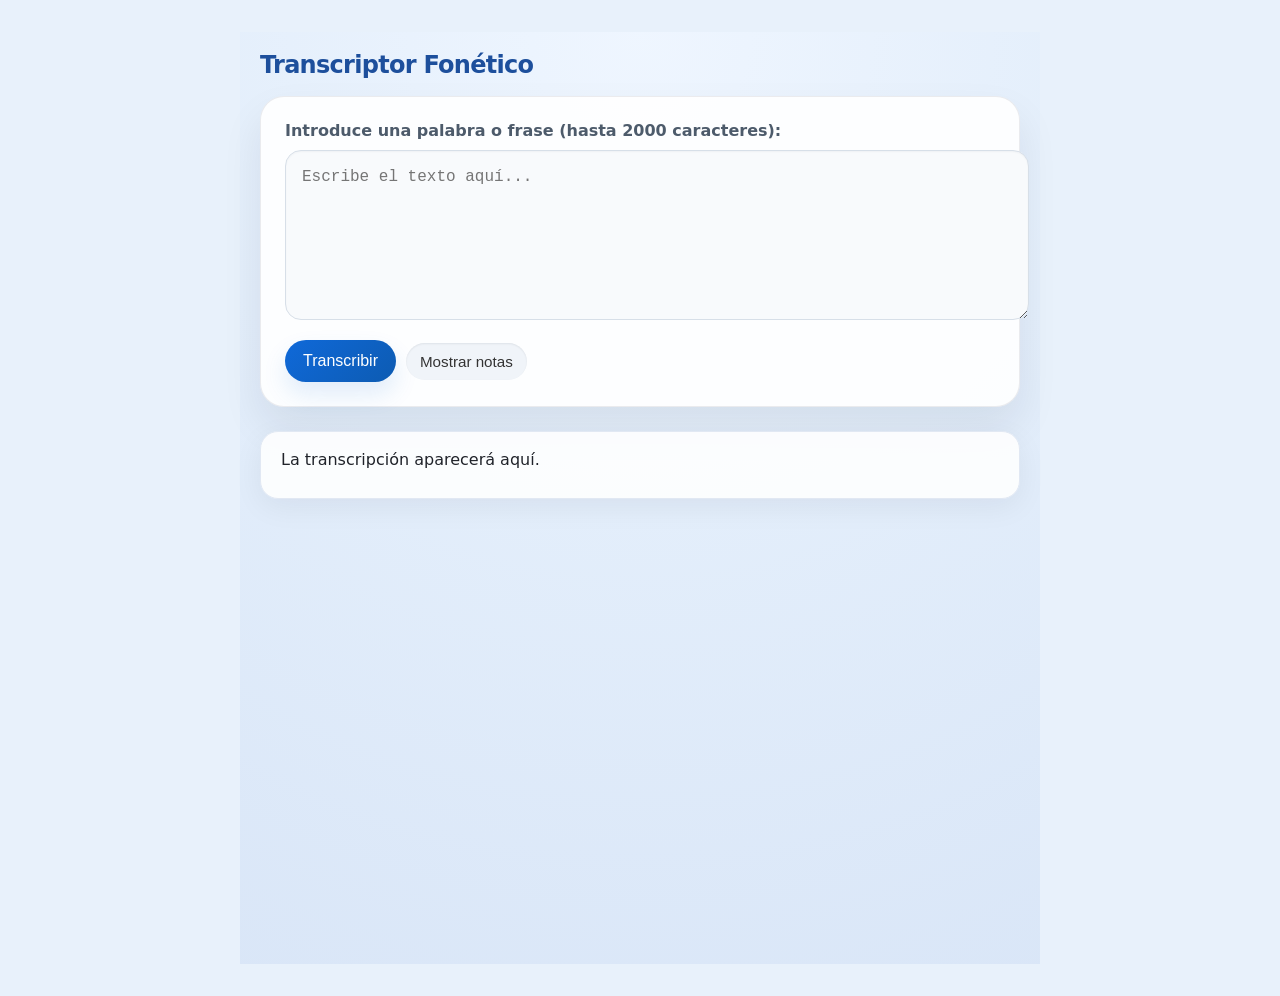
<file: index.html>
<!DOCTYPE html>
<html lang="en">
<head>
  <meta charset="UTF-8">
  <meta name="viewport" content="width=device-width, initial-scale=1.0">
  <meta name="description" content="Transcribe Spanish text into phonetic pronunciation with IPA and alternative pronunciations.">
  <meta name="robots" content="index, follow">
  <meta name="theme-color" content="#eef3f8">
  <link rel="icon" type="image/png" sizes="32x32" href="img/favicon-32x32.png">
  <link rel="icon" type="image/png" sizes="16x16" href="img/favicon-16x16.png">
  <link rel="apple-touch-icon" sizes="194x194" href="img/favicon-194x194.png">
  <link rel="shortcut icon" href="img/favicon.ico">
  <title>Transcriptor Fonético</title>
  <link rel="stylesheet" href="css/styles.css">
</head>
<body>
  <header class="page-header">
    <h2>Transcriptor Fonético</h2>
  </header>
  <form id="transcriberForm">
    <label for="phrase">Introduce una palabra o frase (hasta 2000 caracteres):</label>
    <textarea id="phrase" maxlength="2000" placeholder="Escribe el texto aquí..."></textarea>
    <div id="controls" class="button-row">
      <button type="submit">Transcribir</button>
      <button type="button" id="notesToggle" class="toggle-button">Mostrar notas</button>
    </div>
  </form>
  <div id="output" aria-live="polite">La transcripción aparecerá aquí.</div>
  <ul id="outputList" aria-live="polite"></ul>
  <div id="wordTooltip" class="tooltip" aria-hidden="true"></div>
  <script src="js/app.js"></script>
</body>
</html>
</file>
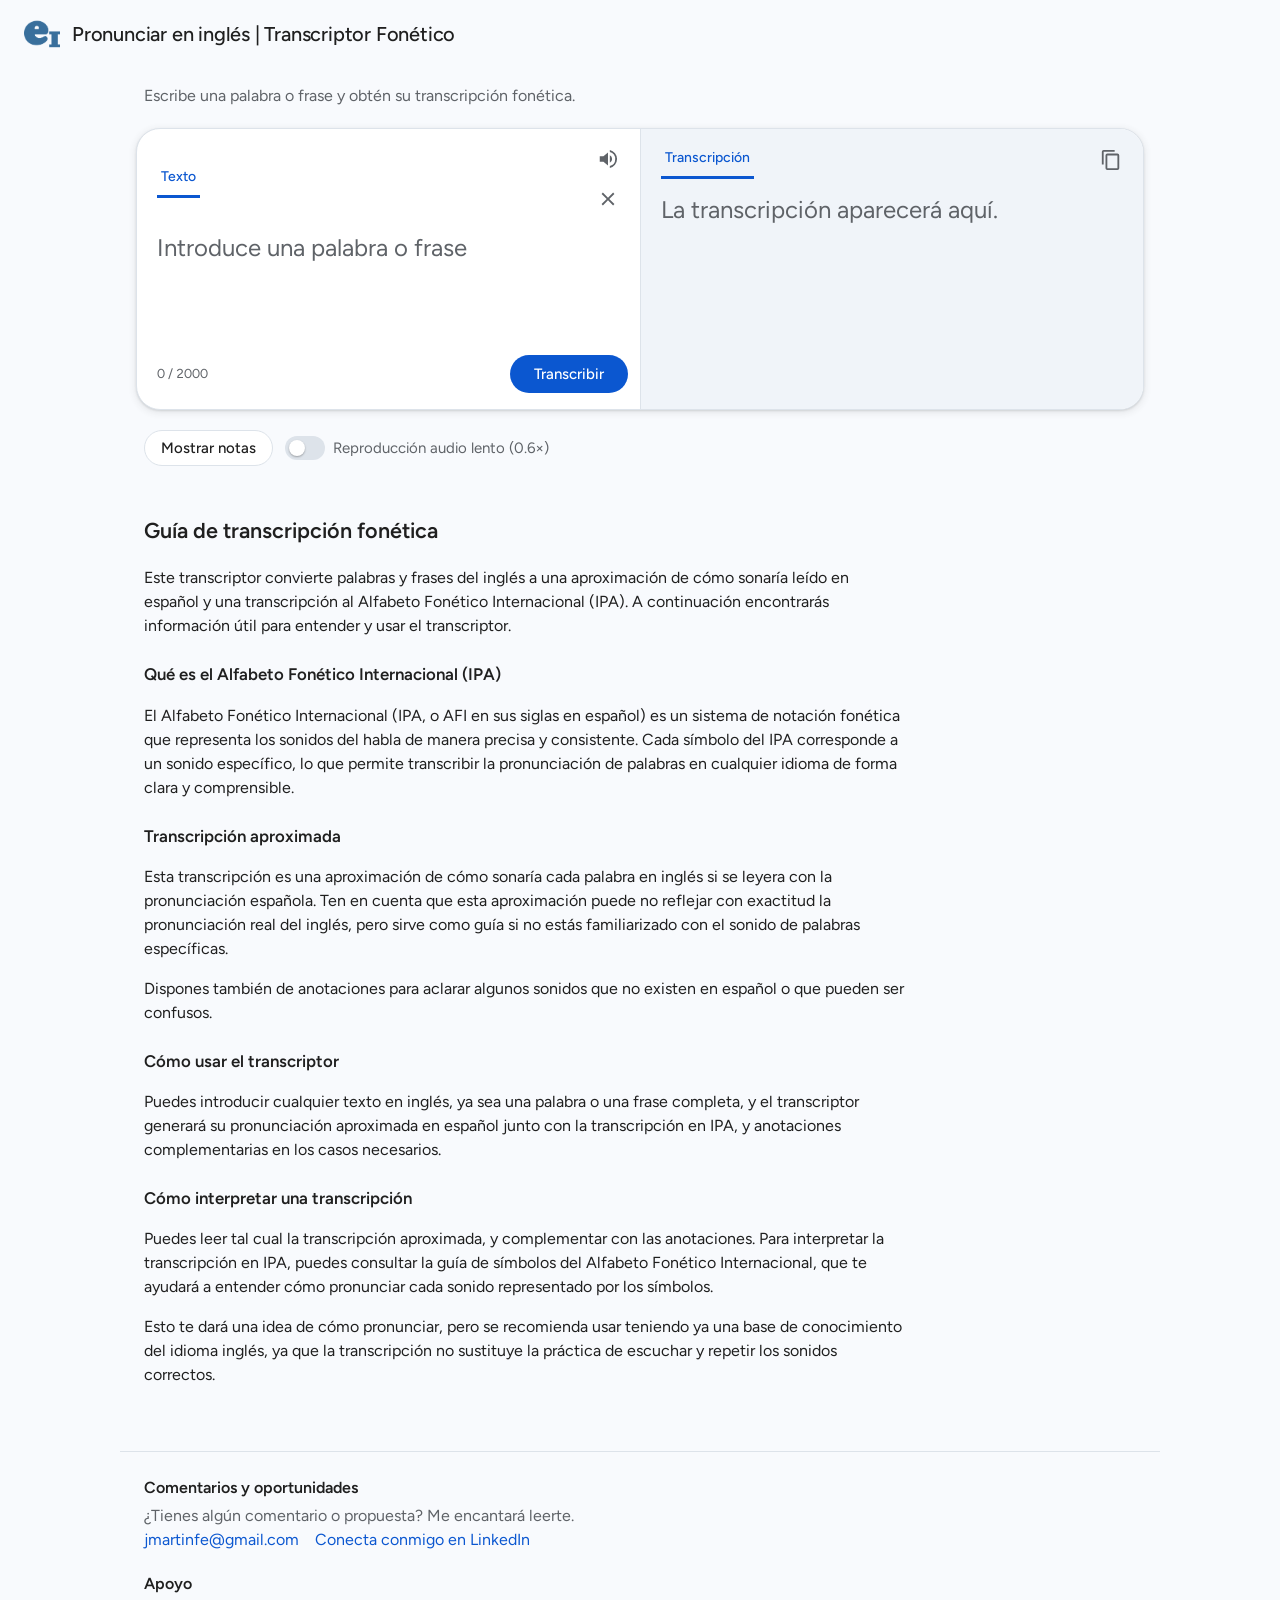
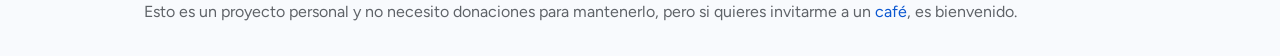
<file: public/index.html>
<!DOCTYPE html>
<html lang="es">
<head>
<meta charset="utf-8">
<meta name="viewport" content="width=device-width, initial-scale=1">
<meta name="description" content="Pronuncia palabras y frases en inglés con la transcripción aproximada de como sonaría leído en español y una transcripción al Alfabeto Fonético Internacional (IPA) con una explicación de cómo leerlo.">
<meta name="robots" content="index, follow">
<meta name="theme-color" content="#f8fafd">
<link rel="canonical" href="https://pronunciareningles.com/">
<link rel="manifest" href="/manifest.json">
<meta property="og:type" content="website">
<meta property="og:locale" content="es_ES">
<meta property="og:url" content="https://pronunciareningles.com/">
<meta property="og:title" content="Pronunciar en inglés | Transcriptor fonético online | IPA">
<meta property="og:description" content="Pronuncia palabras y frases en inglés con la transcripción aproximada de como sonaría leído en español y una transcripción al Alfabeto Fonético Internacional (IPA) con una explicación de cómo leerlo.">
<meta name="twitter:card" content="summary">
<meta name="twitter:title" content="Pronunciar en inglés | Transcriptor fonético online | IPA">
<meta name="twitter:description" content="Pronuncia palabras y frases en inglés con la transcripción aproximada de como sonaría leído en español y una transcripción al Alfabeto Fonético Internacional (IPA) con una explicación de cómo leerlo.">
<title>Pronunciar en inglés | Transcriptor fonético online</title>
<link rel="preconnect" href="https://fonts.googleapis.com">
<link rel="preconnect" href="https://fonts.gstatic.com" crossorigin>
<link href="https://fonts.googleapis.com/css2?family=Figtree:wght@400;500;600&family=Noto+Sans:wght@400;500&display=swap" rel="stylesheet">
<link rel="stylesheet" href="css/styles.css">
</head>
<body>
<header class="top">
  <img class="logo" src="favicon-194x194.png" alt="">
  <h1>Pronunciar en inglés | Transcriptor Fonético</h1>
</header>

<main>
  <p class="lead">Escribe una palabra o frase y obtén su transcripción fonética.</p>

  <form id="transcriberForm">
  <section class="card">
    <div class="panel output-panel">
      <div class="panel-head">
        <span class="chip">Texto</span>
        <div>
          <button class="icon-btn" id="speak" type="button" aria-label="Escuchar texto" aria-pressed="false" title="Escuchar texto">
            <svg viewBox="0 0 24 24" aria-hidden="true"><path d="M3 9v6h4l5 4V5L7 9H3zm13.5 3a4.5 4.5 0 0 0-2.5-4.03v8.05A4.5 4.5 0 0 0 16.5 12zm-2.5-9.77v2.06a8 8 0 0 1 0 15.42v2.06a10 10 0 0 0 0-19.54z"/></svg>
          </button>
          <button class="icon-btn" id="clear" type="button" aria-label="Borrar texto" hidden>
            <svg viewBox="0 0 24 24" aria-hidden="true"><path d="M19 6.41 17.59 5 12 10.59 6.41 5 5 6.41 10.59 12 5 17.59 6.41 19 12 13.41 17.59 19 19 17.59 13.41 12z"/></svg>
          </button>
        </div>
      </div>
      <textarea id="phrase" maxlength="2000" placeholder="Introduce una palabra o frase" aria-label="Texto a transcribir"></textarea>
      <div class="panel-foot">
        <span class="count"><span id="n">0</span> / 2000</span>
        <button class="btn" id="go" type="submit">Transcribir</button>
      </div>
    </div>

    <div class="panel">
      <div class="panel-head">
        <span class="chip">Transcripción</span>
        <button class="icon-btn" id="copy" type="button" aria-label="Copiar transcripción" hidden>
          <svg viewBox="0 0 24 24"><path d="M16 1H4a2 2 0 0 0-2 2v14h2V3h12zm3 4H8a2 2 0 0 0-2 2v14a2 2 0 0 0 2 2h11a2 2 0 0 0 2-2V7a2 2 0 0 0-2-2m0 16H8V7h11z"/></svg>
        </button>
      </div>
      <div class="out empty" id="output" aria-live="polite">La transcripción aparecerá aquí.</div>
      <ul id="outputList" aria-live="polite"></ul>
      <div class="panel-foot"></div>
    </div>
  </section>
  </form>

  <div class="options">
    <button class="notes-toggle" id="notesToggle" type="button">Mostrar notas</button>
    <label class="switch speech-speed">
      <input id="slowSpeech" type="checkbox">
      <span class="track" aria-hidden="true"></span>
      <span>Reproducción audio lento (0.6×)</span>
    </label>
    <span class="speech-status" id="speechStatus" aria-live="polite"></span>
  </div>
  <div class="tooltip" id="wordTooltip" aria-hidden="true"></div>

  <section class="search-content" aria-labelledby="guide-heading">
    <h2 id="guide-heading">Guía de transcripción fonética</h2>
    <article>
      <p>Este transcriptor convierte palabras y frases del inglés a una aproximación de cómo sonaría leído en español y una transcripción al Alfabeto Fonético Internacional (IPA). A continuación encontrarás información útil para entender y usar el transcriptor.</p>
    </article>

    <article>
      <h3>Qué es el Alfabeto Fonético Internacional (IPA)</h3>
      <p>El Alfabeto Fonético Internacional (IPA, o AFI en sus siglas en español) es un sistema de notación fonética que representa los sonidos del habla de manera precisa y consistente. Cada símbolo del IPA corresponde a un sonido específico, lo que permite transcribir la pronunciación de palabras en cualquier idioma de forma clara y comprensible.</p>
    </article>
    <article>
      <h3>Transcripción aproximada</h3>
      <p>Esta transcripción es una aproximación de cómo sonaría cada palabra en inglés si se leyera con la pronunciación española. Ten en cuenta que esta aproximación puede no reflejar con exactitud la pronunciación real del inglés, pero sirve como guía si no estás familiarizado con el sonido de palabras específicas.</p>
      <p>Dispones también de anotaciones para aclarar algunos sonidos que no existen en español o que pueden ser confusos.</p>
    </article>
    <article>
      <h3>Cómo usar el transcriptor</h3>
      <p>Puedes introducir cualquier texto en inglés, ya sea una palabra o una frase completa, y el transcriptor generará su pronunciación aproximada en español junto con la transcripción en IPA, y anotaciones complementarias en los casos necesarios.</p>
    </article>
    <article>
      <h3>Cómo interpretar una transcripción</h3>
      <p>Puedes leer tal cual la transcripción aproximada, y complementar con las anotaciones. Para interpretar la transcripción en IPA, puedes consultar la guía de símbolos del Alfabeto Fonético Internacional, que te ayudará a entender cómo pronunciar cada sonido representado por los símbolos.</p>
      <p>Esto te dará una idea de cómo pronunciar, pero se recomienda usar teniendo ya una base de conocimiento del idioma inglés, ya que la transcripción no sustituye la práctica de escuchar y repetir los sonidos correctos.</p>
    </article>
  </section>
</main>

<footer class="site-footer">
  <section class="footer-section" aria-labelledby="contact-heading">
    <h2 id="contact-heading">Comentarios y oportunidades</h2>
    <p>¿Tienes algún comentario o propuesta? Me encantará leerte.</p>
    <nav class="footer-links" aria-label="Contacto">
      <a href="mailto:jmartinfe@gmail.com">jmartinfe@gmail.com</a>
      <a href="https://www.linkedin.com/in/jmartinfe/">Conecta conmigo en LinkedIn</a>
    </nav>
  </section>
  <section class="footer-section" aria-labelledby="support-heading">
    <h2 id="support-heading">Apoyo</h2>
    <p>Esto es un proyecto personal y no necesito donaciones para mantenerlo, pero si quieres invitarme a un <a class="link-stylized" href="https://ko-fi.com/jmartinfe">café</a>, es bienvenido.</p>
    </section>
</footer>

<script src="js/app.js"></script>
</body>
</html>
</file>
<file: css/styles.css>
:root {
  color-scheme: light;
  font-family: Inter, ui-sans-serif, system-ui, -apple-system, BlinkMacSystemFont, 'Segoe UI', sans-serif;
  color: #20232a;
  background: #e8f1fb;
}

body {
  max-width: 760px;
  margin: 32px auto;
  padding: 0 20px 32px;
  min-height: 100vh;
  background: radial-gradient(circle at top, rgba(239,246,255,0.96), rgba(227,238,251,0.92) 45%, rgba(216,229,247,0.9) 100%);
}

.page-header {
  display: flex;
  align-items: center;
  gap: 14px;
  margin-bottom: 18px;
}

.site-icon {
  width: 40px;
  height: 40px;
  border-radius: 12px;
  background: rgba(255,255,255,0.85);
  border: 1px solid rgba(15,23,42,0.08);
  box-shadow: 0 10px 18px rgba(15, 23, 42, 0.08);
}

h2 {
  font-size: 1.5rem;
  margin-bottom: 0;
  letter-spacing: -0.03em;
  line-height: 1.1;
  color: #1d4f9c;
}

label {
  display: block;
  margin-bottom: 10px;
  color: #4d5b6b;
  font-weight: 600;
}

textarea {
  width: 100%;
  min-height: 140px;
  padding: 14px 16px;
  font-size: 1rem;
  line-height: 1.6;
  border: 1px solid #d7dfe8;
  border-radius: 16px;
  resize: vertical;
  background: #f8fafc;
  box-shadow: inset 0 1px 2px rgba(16,24,40,0.04);
  transition: border-color 0.2s ease, box-shadow 0.2s ease;
}

textarea:focus {
  outline: none;
  border-color: #f08b3a;
  box-shadow: 0 0 0 4px rgba(240, 139, 58, 0.12);
}

button {
  margin-top: 12px;
  padding: 12px 18px;
  font-size: 1rem;
  border: none;
  border-radius: 999px;
  background: linear-gradient(135deg, #0f69d9, #0d5bb2);
  color: #fff;
  cursor: pointer;
  box-shadow: 0 12px 24px rgba(15,105,217,0.12);
  transition: transform 0.2s ease, box-shadow 0.2s ease, background 0.2s ease;
}

.button-row button {
  margin-top: 0;
}

button:hover {
  transform: translateY(-1px);
  background: linear-gradient(135deg, #1069e3, #0a57a8);
  box-shadow: 0 16px 28px rgba(15,105,217,0.16);
}

.button-row {
  display: flex;
  flex-wrap: wrap;
  gap: 10px;
  align-items: center;
  margin: 16px 0 0;
}

button.toggle-button {
  padding: 10px 14px;
  font-size: 0.95rem;
  border-radius: 999px;
  background: #f0f4f9;
  color: #333;
  box-shadow: inset 0 1px 2px rgba(15,23,42,0.08);
}

button.toggle-button:hover {
  background: #dde5ef;
}

#transcriberForm {
  padding: 24px;
  border-radius: 24px;
  background: rgba(255,255,255,0.9);
  border: 1px solid rgba(15,23,42,0.08);
  box-shadow: 0 20px 40px rgba(15,23,42,0.08);
}

#transcriberForm label,
#output,
.result-item {
  transition: transform 0.2s ease, box-shadow 0.2s ease;
}

.sentence-word {
  cursor: pointer;
  color: inherit;
  text-decoration: none;
}

.sentence-word:hover {
  background: transparent;
}

.sentence-word.no-link {
  cursor: default;
  text-decoration: none;
}

.sentence-word.not-found {
  color: #6a6a6a;
}

.tooltip {
  position: absolute;
  z-index: 1000;
  display: none;
  max-width: 320px;
  padding: 14px 16px;
  border-radius: 16px;
  border: 1px solid rgba(27, 70, 124, 0.12);
  background: rgba(255,255,255,0.98);
  box-shadow: 0 16px 36px rgba(15, 23, 42, 0.12);
  font-size: 0.95rem;
  color: #111;
}

.tooltip.show {
  display: block;
}

.tooltip .tooltip-title {
  font-weight: 700;
  margin-bottom: 8px;
}

.tooltip .result-meta {
  margin-top: 8px;
}

.tooltip .result-alternatives,
.tooltip .result-notes {
  margin-top: 10px;
}

.result-value {
  margin: 10px 0;
  font-size: 1rem;
}

.result-alternatives,
.result-notes,
.result-notes-summary {
  margin-top: 14px;
}

.result-alternatives ul,
.result-notes ul {
  margin: 8px 0 0;
  padding-left: 18px;
}

.modal {
  position: fixed;
  inset: 0;
  display: none;
  justify-content: center;
  align-items: center;
  background: rgba(0, 0, 0, 0.45);
  z-index: 1000;
}

.modal.show {
  display: flex;
}

.modal-content {
  position: relative;
  width: min(620px, 90vw);
  max-height: 90vh;
  overflow-y: auto;
  padding: 24px;
  border-radius: 14px;
  background: #ffffff;
  box-shadow: 0 18px 40px rgba(0, 0, 0, 0.18);
}

.modal-close {
  position: absolute;
  top: 14px;
  right: 14px;
  width: 34px;
  height: 34px;
  border: none;
  border-radius: 50%;
  background: #e1e5ea;
  color: #111;
  font-size: 1.25rem;
  cursor: pointer;
}

.modal-close:hover {
  background: #c7cdd4;
}

.modal-title {
  font-size: 1.25rem;
  font-weight: 700;
  margin-bottom: 12px;
}

.modal-content .result-meta {
  margin-top: 12px;
}

#outputList .sentence-text {
  padding: 18px 20px;
  line-height: 1.8;
  border-radius: 18px;
  background: #fcfdff;
  border: 1px solid #e6ecf5;
  box-shadow: inset 0 1px 2px rgba(15, 23, 42, 0.04);
  white-space: pre-wrap;
}

#outputList .sentence-text span {
  display: inline;
}

#outputList .sentence-text .sentence-word + .sentence-word {
  margin-left: 0.1rem;
}

#outputList .sentence-text .sentence-word {
  padding: 0 3px;
  border-radius: 6px;
}

#outputList .sentence-text .sentence-word:hover {
  text-decoration: none;
  background: rgba(17, 81, 209, 0.08);
}

#output {
  margin-top: 24px;
  padding: 18px 20px;
  min-height: 30px;
  border: 1px solid #e1e8f3;
  border-radius: 18px;
  background: rgba(255,255,255,0.88);
  box-shadow: 0 8px 30px rgba(15,23,42,0.06);
  white-space: pre-wrap;
}

#outputList {
  list-style: none;
  margin: 22px 0 0;
  padding: 0;
}

.result-item {
  margin-bottom: 16px;
  padding: 18px 20px;
  border-radius: 18px;
  background: rgba(255,255,255,0.95);
  border: 1px solid rgba(14, 54, 105, 0.08);
  box-shadow: 0 8px 20px rgba(15, 23, 42, 0.06);
}

.result-token {
  font-size: 1.08rem;
  font-weight: 700;
  margin-bottom: 10px;
  color: #12315a;
}

.result-meta {
  display: grid;
  gap: 8px;
  font-size: 0.95rem;
  color: #333;
}

.result-meta span {
  display: inline-block;
  padding: 6px 8px;
  border-radius: 6px;
  background: #f1f5f9;
}

.status.found {
  color: #1f6e3f;
}

.status.not-found {
  color: #b02a37;
}

pre {
  margin: 0;
  padding: 0;
  white-space: pre-wrap;
  word-break: break-word;
}
</file>
<file: public/css/styles.css>
:root {
  --bg: #f8fafd;
  --surface: #ffffff;
  --surface-2: #f0f4f9;
  --line: #dde3ea;
  --text: #1f1f1f;
  --muted: #5f6368;
  --accent: #0b57d0;
  --accent-soft: #d3e3fd;
  --accent-ink: #041e49;
  --ui: "Figtree", system-ui, -apple-system, "Segoe UI", sans-serif;
  --ipa: "Noto Sans", "Charis SIL", "Doulos SIL", "Segoe UI", sans-serif;
  box-sizing: border-box;
  padding-top: env(safe-area-inset-top, 0px);
  padding-bottom: env(safe-area-inset-bottom, 0px);
}
@media (prefers-color-scheme: dark) {
  :root {
    --bg: #131314; --surface: #1e1f20; --surface-2: #282a2c; --line: #3c4043;
    --text: #e3e3e3; --muted: #9aa0a6; --accent: #a8c7fa; --accent-soft: #0842a0; --accent-ink: #d3e3fd;
  }
}
*, *::before, *::after { box-sizing: inherit; }
html { scroll-padding-top: env(safe-area-inset-top, 0px); }
body {
  margin: 0; min-height: 100vh; background: var(--bg); color: var(--text);
  font-family: var(--ui); font-size: 16px; line-height: 1.5;
}

/* Cabecera */
.top { display: flex; align-items: center; gap: 12px; padding: 16px 24px; }
.logo {
  width: 36px; height: 36px; object-fit: contain; flex: 0 0 auto;
}
.top h1 { margin: 0; font-size: 1.25rem; font-weight: 500; letter-spacing: -.01em; }

/* Contenedor principal */
main { max-width: 1040px; margin: 0 auto; padding: 8px 16px 48px; }
.lead { margin: 8px 8px 20px; color: var(--muted); }
.search-content { max-width: 760px; margin: 48px 8px 0; }
.search-content h2 { margin: 0 0 20px; font-size: 1.35rem; font-weight: 600; }
.search-content h3 { margin: 0 0 8px; font-size: 1.05rem; font-weight: 600; }
.search-content article + article { margin-top: 24px; }
.search-content details { padding: 14px 0; border-top: 1px solid var(--line); }
.search-content summary { cursor: pointer; font-weight: 500; }
.search-content details p { margin: 10px 0 0; color: var(--muted); }

/* Tarjeta de dos paneles */
.card {
  display: grid; grid-template-columns: 1fr 1fr; background: var(--surface);
  border: 1px solid var(--line); border-radius: 24px; overflow: hidden;
  box-shadow: 0 1px 2px rgba(60,64,67,.15), 0 2px 6px 2px rgba(60,64,67,.08);
}
.panel { display: flex; flex-direction: column; min-height: 280px; }
.panel + .panel { background: var(--surface-2); border-left: 1px solid var(--line); }
.panel-head {
  display: flex; align-items: center; justify-content: space-between;
  padding: 10px 12px 0 20px; min-height: 52px;
}
.chip {
  font-size: .875rem; font-weight: 500; color: var(--accent);
  padding: 6px 4px 8px; border-bottom: 3px solid var(--accent);
}
.panel textarea, .out {
  flex: 1; width: 100%; border: 0; background: transparent; color: var(--text);
  padding: 12px 20px; resize: none; outline: none;
  font: 400 1.5rem/1.45 var(--ui);
}
.panel textarea::placeholder { color: var(--muted); }
.out { font-family: var(--ipa); overflow-wrap: anywhere; white-space: pre-wrap; }
.out.empty { color: var(--muted); font-family: var(--ui); }
.out.sentence-hint { flex: 0 0 auto; padding-block: 4px; font: 400 .875rem/1.45 var(--ui); }
#outputList { list-style: none; margin: 0; padding: 0 20px 16px; }
.result-item { padding: 12px 0; border-top: 1px solid var(--line); }
.sentence-text { white-space: pre-wrap; }
.result-token, .tooltip-title { font-weight: 600; }
.result-status.not-found { color: #b3261e; font-weight: 500; }
.result-value { font-family: var(--ipa); font-size: 1.125rem; overflow-wrap: anywhere; }
.result-meta, .result-notes, .result-alternatives { color: var(--muted); font-size: .875rem; }
.result-item ul { margin: 4px 0 0; padding-left: 20px; }
.sentence-word { cursor: pointer; border-bottom: 1px dotted var(--accent); }
.sentence-word.no-link { cursor: default; border-bottom: 0; }
.sentence-word.not-found { color: #b3261e; }
.notes-toggle { border: 1px solid var(--line); border-radius: 999px; padding: 8px 16px; background: var(--surface); color: var(--text); font: 500 .9375rem var(--ui); cursor: pointer; }
.notes-toggle:hover { background: var(--surface-2); }
.tooltip { position: absolute; z-index: 5; max-width: min(360px, calc(100vw - 24px)); padding: 14px 16px; border: 1px solid var(--line); border-radius: 12px; background: var(--surface); color: var(--text); box-shadow: 0 4px 16px rgba(0,0,0,.18); visibility: hidden; }
.tooltip.show { visibility: visible; }
.tooltip .result-value { margin-top: 4px; }
.tooltip .result-alternatives { margin-top: 8px; }
.tooltip .result-alternatives ul { margin: 4px 0 0; padding-left: 20px; }
@media (min-width: 721px) {
  .output-panel > .out { flex: 0 0 auto; }
}

.panel-foot { display: flex; align-items: center; justify-content: space-between; padding: 8px 12px 14px 20px; min-height: 64px; }
.count { color: var(--muted); font-size: .8125rem; font-variant-numeric: tabular-nums; }

/* Botones */
.btn {
  font: 500 .9375rem var(--ui); border: 0; cursor: pointer; border-radius: 999px;
  padding: 10px 24px; background: var(--accent); color: #fff;
}
@media (prefers-color-scheme: dark) { .btn { color: #062e6f; } }
.btn:hover { filter: brightness(1.08); }
.icon-btn {
  width: 40px; height: 40px; border-radius: 50%; border: 0; background: transparent; color: var(--muted);
  cursor: pointer; display: grid; place-items: center;
}
.icon-btn:hover { background: color-mix(in srgb, var(--muted) 14%, transparent); }
.icon-btn svg { width: 22px; height: 22px; fill: currentColor; }
.icon-btn[aria-pressed="true"] { color: var(--accent); background: var(--accent-soft); }
.btn:focus-visible, .icon-btn:focus-visible, .switch input:focus-visible + .track, textarea:focus-visible {
  outline: 2px solid var(--accent); outline-offset: 2px;
}
.panel textarea:focus-visible { outline: none; }

/* Interruptor de notas */
.options { display: flex; align-items: center; flex-wrap: wrap; gap: 12px; padding: 20px 8px 0; color: var(--muted); }
.switch { position: relative; display: inline-flex; cursor: pointer; }
.switch input { position: absolute; opacity: 0; inset: 0; cursor: pointer; }
.track { width: 40px; height: 24px; border-radius: 12px; background: var(--line); transition: background .15s; position: relative; }
.track::after {
  content: ""; position: absolute; top: 4px; left: 4px; width: 16px; height: 16px; border-radius: 50%;
  background: var(--surface); box-shadow: 0 1px 2px rgba(0,0,0,.3); transition: transform .15s;
}
.switch input:checked + .track { background: var(--accent); }
.switch input:checked + .track::after { transform: translateX(16px); }
.speech-speed { align-items: center; gap: 8px; font-size: .9375rem; }
.speech-status { color: var(--muted); font-size: .8125rem; }

.notes {
  margin: 16px 0 0; padding: 20px 24px; background: var(--surface); border: 1px solid var(--line);
  border-radius: 16px; color: var(--muted);
}
.notes[hidden] { display: none; }
.site-footer {
  max-width: 1040px; margin: 0 auto; padding: 24px 24px 32px;
  border-top: 1px solid var(--line); color: var(--muted);
  display: grid; gap: 20px;
}
.footer-section h2 { margin: 0 0 4px; color: var(--text); font-size: 1rem; font-weight: 600; }
.footer-section p { margin: 0; }
.footer-links { display: flex; flex-wrap: wrap; gap: 16px; }
.footer-links a { color: var(--accent); text-decoration: none; }
.footer-links a:hover { text-decoration: underline; }

.link-stylized { color: var(--accent); text-decoration: none; }
.link-stylized:hover { text-decoration: underline; }

/* Móvil: los paneles se apilan, como en Google Translate */
@media (max-width: 720px) {
  .card { grid-template-columns: 1fr; border-radius: 20px; }
  .panel { min-height: 200px; }
  .panel + .panel { border-left: 0; border-top: 1px solid var(--line); }
  .panel textarea, .out { font-size: 1.25rem; }
}
@media (max-width: 560px) {
  .site-footer { padding-inline: 16px; }
}
@media (prefers-reduced-motion: reduce) { .track, .track::after { transition: none; } }
</file>
